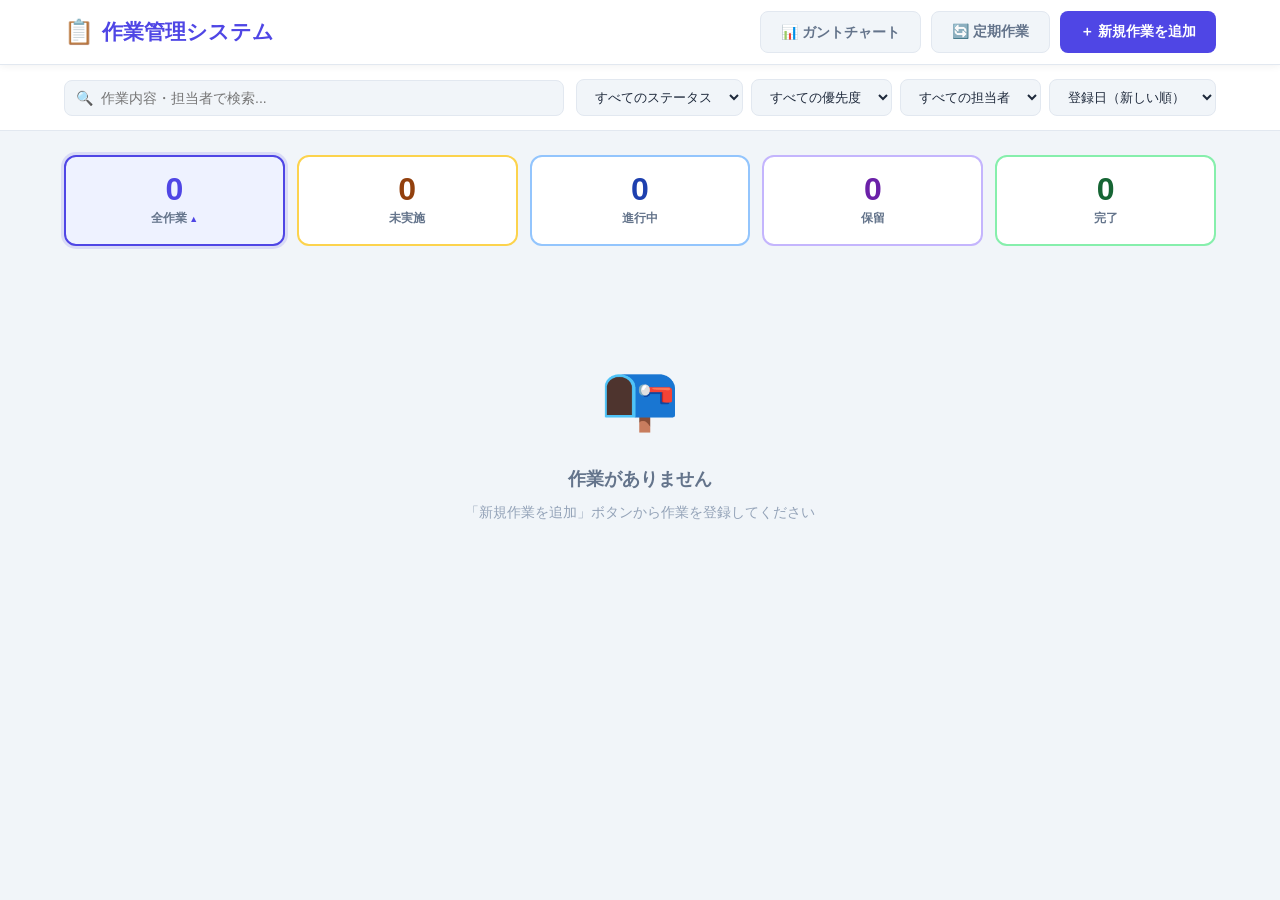
<file: index.html>
<!DOCTYPE html>
<html lang="ja">
<head>
  <meta charset="UTF-8">
  <meta name="viewport" content="width=device-width, initial-scale=1.0">
  <title>作業管理システム</title>
  <link rel="stylesheet" href="style.css">
</head>
<body>
  <div id="app">
    <!-- ヘッダー -->
    <header class="header">
      <div class="header-inner">
        <h1 class="logo">
          <span class="logo-icon">📋</span>
          作業管理システム
        </h1>
        <div style="display:flex;gap:10px;">
          <a href="gantt.html" class="btn btn-secondary" style="text-decoration:none;">📊 ガントチャート</a>
          <button class="btn btn-secondary" id="openRecurringBtn">
            🔄 定期作業
          </button>
          <button class="btn btn-primary" id="openModalBtn">
            ＋ 新規作業を追加
          </button>
        </div>
      </div>
    </header>

    <!-- フィルター・検索バー -->
    <div class="filter-bar">
      <div class="filter-bar-inner">
        <div class="search-wrap">
          <span class="search-icon">🔍</span>
          <input type="text" id="searchInput" class="search-input" placeholder="作業内容・担当者で検索...">
        </div>
        <div class="filters">
          <select id="filterStatus" class="filter-select">
            <option value="">すべてのステータス</option>
            <option value="未実施">未実施</option>
            <option value="進行中">進行中</option>
            <option value="保留">保留</option>
            <option value="完了">完了</option>
          </select>
          <select id="filterPriority" class="filter-select">
            <option value="">すべての優先度</option>
            <option value="高">高</option>
            <option value="中">中</option>
            <option value="低">低</option>
          </select>
          <select id="filterAssignee" class="filter-select" id="filterAssignee">
            <option value="">すべての担当者</option>
          </select>
          <select id="sortOrder" class="filter-select">
            <option value="created_desc">登録日（新しい順）</option>
            <option value="created_asc">登録日（古い順）</option>
            <option value="deadline_asc">期限（近い順）</option>
            <option value="deadline_desc">期限（遠い順）</option>
            <option value="priority_desc">優先度（高い順）</option>
          </select>
        </div>
      </div>
    </div>

    <!-- サマリーカード -->
    <div class="summary-section">
      <div class="summary-grid">
        <div class="summary-card" data-status="">
          <div class="summary-number" id="countAll">0</div>
          <div class="summary-label">全作業</div>
        </div>
        <div class="summary-card status-pending" data-status="未実施">
          <div class="summary-number" id="countPending">0</div>
          <div class="summary-label">未実施</div>
        </div>
        <div class="summary-card status-inprogress" data-status="進行中">
          <div class="summary-number" id="countInProgress">0</div>
          <div class="summary-label">進行中</div>
        </div>
        <div class="summary-card status-hold" data-status="保留">
          <div class="summary-number" id="countHold">0</div>
          <div class="summary-label">保留</div>
        </div>
        <div class="summary-card status-done" data-status="完了">
          <div class="summary-number" id="countDone">0</div>
          <div class="summary-label">完了</div>
        </div>
      </div>
    </div>

    <!-- 作業一覧 -->
    <div class="main-content">
      <div class="task-list" id="taskList">
        <!-- タスクカードがここに挿入される -->
      </div>
      <div class="empty-state" id="emptyState" style="display:none;">
        <div class="empty-icon">📭</div>
        <p class="empty-text">作業がありません</p>
        <p class="empty-sub">「新規作業を追加」ボタンから作業を登録してください</p>
      </div>
    </div>
  </div>

  <!-- 作業追加・編集モーダル -->
  <div class="modal-overlay" id="modalOverlay">
    <div class="modal">
      <div class="modal-header">
        <h2 class="modal-title" id="modalTitle">新規作業を追加</h2>
        <button class="modal-close" id="modalClose">✕</button>
      </div>
      <div class="modal-body">
        <form id="taskForm">
          <input type="hidden" id="taskId">

          <div class="form-row">
            <div class="form-group">
              <label class="form-label required">作業内容</label>
              <input type="text" id="taskTitle" class="form-input" placeholder="作業内容を入力..." required>
            </div>
          </div>

          <div class="form-row form-row-3">
            <div class="form-group">
              <label class="form-label required">優先度</label>
              <select id="taskPriority" class="form-select" required>
                <option value="">選択してください</option>
                <option value="高">🔴 高</option>
                <option value="中">🟡 中</option>
                <option value="低">🟢 低</option>
              </select>
            </div>
            <div class="form-group">
              <label class="form-label">期限</label>
              <input type="date" id="taskDeadline" class="form-input">
            </div>
            <div class="form-group">
              <label class="form-label required">ステータス</label>
              <select id="taskStatus" class="form-select" required>
                <option value="">選択してください</option>
                <option value="未実施">未実施</option>
                <option value="進行中">進行中</option>
                <option value="保留">保留</option>
                <option value="完了">完了</option>
              </select>
            </div>
          </div>

          <div class="form-row form-row-2">
            <div class="form-group">
              <label class="form-label required">担当者</label>
              <input type="text" id="taskAssignee" class="form-input" placeholder="担当者名を入力..." required>
            </div>
            <div class="form-group">
              <label class="form-label">進捗 (<span id="progressValue">0</span>%)</label>
              <input type="range" id="taskProgress" class="form-range" min="0" max="100" step="5" value="0">
            </div>
          </div>

          <div class="form-row">
            <div class="form-group">
              <label class="form-label">作業説明</label>
              <textarea id="taskDescription" class="form-textarea" rows="3" placeholder="作業の詳細説明を入力..."></textarea>
            </div>
          </div>

          <div class="form-row">
            <div class="form-group">
              <label class="form-label">備考</label>
              <textarea id="taskNotes" class="form-textarea" rows="2" placeholder="備考・メモを入力..."></textarea>
            </div>
          </div>

          <div class="modal-footer">
            <button type="button" class="btn btn-secondary" id="cancelBtn">キャンセル</button>
            <button type="submit" class="btn btn-primary" id="submitBtn">登録する</button>
          </div>
        </form>
      </div>
    </div>
  </div>

  <!-- 詳細モーダル -->
  <div class="modal-overlay" id="detailOverlay">
    <div class="modal modal-detail">
      <div class="modal-header">
        <h2 class="modal-title" id="detailTitle">作業詳細</h2>
        <button class="modal-close" id="detailClose">✕</button>
      </div>
      <div class="modal-body" id="detailBody">
      </div>
    </div>
  </div>

  <!-- 削除確認モーダル -->
  <div class="modal-overlay" id="deleteOverlay">
    <div class="modal modal-sm">
      <div class="modal-header">
        <h2 class="modal-title">削除の確認</h2>
        <button class="modal-close" id="deleteClose">✕</button>
      </div>
      <div class="modal-body">
        <p style="margin-bottom:1.5rem;">この作業を削除しますか？この操作は元に戻せません。</p>
        <div class="modal-footer">
          <button type="button" class="btn btn-secondary" id="deleteCancelBtn">キャンセル</button>
          <button type="button" class="btn btn-danger" id="deleteConfirmBtn">削除する</button>
        </div>
      </div>
    </div>
  </div>

  <!-- 定期作業管理モーダル -->
  <div class="modal-overlay" id="recurringOverlay">
    <div class="modal modal-recurring">
      <div class="modal-header">
        <h2 class="modal-title">🔄 定期作業テンプレート</h2>
        <button class="modal-close" id="recurringClose">✕</button>
      </div>
      <div class="modal-body">
        <!-- テンプレート一覧 -->
        <div class="recurring-list" id="recurringList">
          <!-- テンプレートがここに挿入される -->
        </div>
        <div class="recurring-empty" id="recurringEmpty" style="display:none;">
          <p>テンプレートが登録されていません</p>
        </div>

        <!-- 追加フォームトグル -->
        <div style="margin-top:16px;">
          <button class="btn btn-secondary" id="toggleRecurringFormBtn" style="width:100%;">＋ テンプレートを追加</button>
        </div>

        <div id="recurringFormWrap" style="display:none;">
          <div style="border-top:1px solid var(--border);margin-top:16px;padding-top:16px;">
            <form id="recurringForm">
              <div class="form-row">
                <div class="form-group">
                  <label class="form-label required">作業内容</label>
                  <input type="text" id="rtTitle" class="form-input" placeholder="作業内容を入力..." required>
                </div>
              </div>

              <div class="form-row form-row-3">
                <div class="form-group">
                  <label class="form-label required">優先度</label>
                  <select id="rtPriority" class="form-select" required>
                    <option value="">選択</option>
                    <option value="高">🔴 高</option>
                    <option value="中">🟡 中</option>
                    <option value="低">🟢 低</option>
                  </select>
                </div>
                <div class="form-group">
                  <label class="form-label required">担当者</label>
                  <input type="text" id="rtAssignee" class="form-input" placeholder="担当者名" required>
                </div>
                <div class="form-group">
                  <label class="form-label">初期ステータス</label>
                  <select id="rtStatus" class="form-select">
                    <option value="未実施">未実施</option>
                    <option value="進行中">進行中</option>
                  </select>
                </div>
              </div>

              <div class="form-row form-row-3">
                <div class="form-group">
                  <label class="form-label required">繰り返しタイプ</label>
                  <select id="rtRepeatType" class="form-select" required>
                    <option value="">選択</option>
                    <option value="monthly_end">毎月末</option>
                    <option value="monthly_day">毎月X日</option>
                    <option value="weekly">毎週X曜日</option>
                  </select>
                </div>
                <div class="form-group" id="rtRepeatValueWrap" style="display:none;">
                  <label class="form-label required" id="rtRepeatValueLabel">繰り返し値</label>
                  <select id="rtRepeatValue" class="form-select"></select>
                </div>
                <div class="form-group">
                  <label class="form-label required">何日前に生成</label>
                  <input type="number" id="rtAdvanceDays" class="form-input" value="3" min="0" max="30" required>
                </div>
              </div>

              <div class="form-row">
                <div class="form-group">
                  <label class="form-label">説明（任意）</label>
                  <textarea id="rtDescription" class="form-textarea" rows="2" placeholder="作業の詳細説明..."></textarea>
                </div>
              </div>

              <div class="modal-footer" style="margin-top:0;">
                <button type="button" class="btn btn-secondary" id="cancelRecurringFormBtn">キャンセル</button>
                <button type="submit" class="btn btn-primary" id="rtSubmitBtn">テンプレートを登録</button>
              </div>
            </form>
          </div>
        </div>
      </div>
    </div>
  </div>

  <script src="app.js"></script>
</body>
</html>
</file>
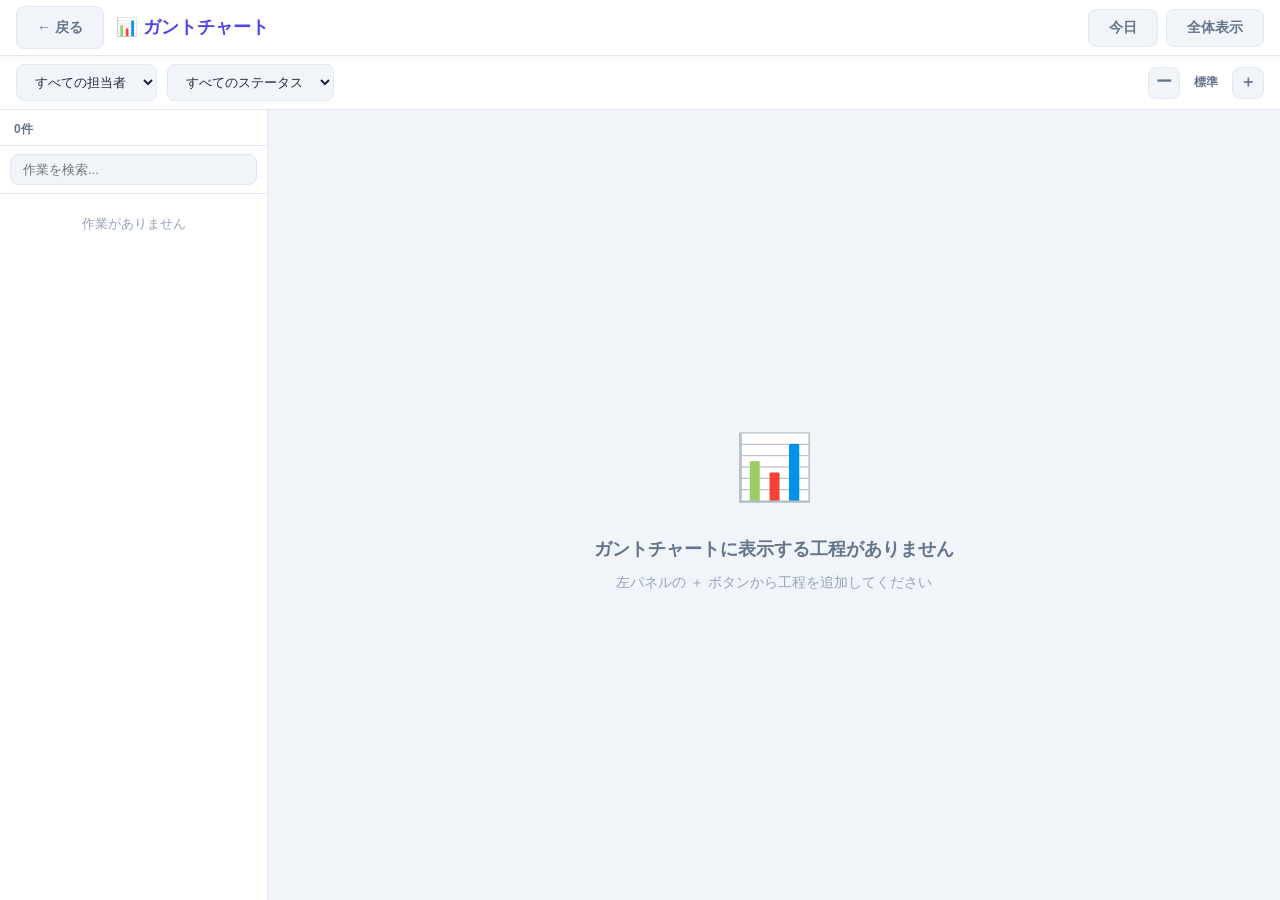
<file: gantt.html>
<!DOCTYPE html>
<html lang="ja">
<head>
  <meta charset="UTF-8">
  <meta name="viewport" content="width=device-width, initial-scale=1.0">
  <title>ガントチャート - 作業管理システム</title>
  <link rel="stylesheet" href="style.css">
  <link rel="stylesheet" href="gantt.css">
</head>
<body>
  <div class="gantt-app">
    <!-- ヘッダー -->
    <header class="gantt-header">
      <div class="gantt-header-left">
        <a href="index.html" class="btn btn-secondary" style="text-decoration:none;">← 戻る</a>
        <h1 class="gantt-title">📊 ガントチャート</h1>
      </div>
      <div class="gantt-header-right">
        <button class="btn btn-secondary" id="todayBtn">今日</button>
        <button class="btn btn-secondary" id="fitAllBtn">全体表示</button>
      </div>
    </header>

    <!-- コントロールバー -->
    <div class="gantt-control-bar">
      <div class="gantt-control-inner">
        <select id="filterAssigneeGantt" class="filter-select">
          <option value="">すべての担当者</option>
        </select>
        <select id="filterStatusGantt" class="filter-select">
          <option value="">すべてのステータス</option>
          <option value="未実施">未実施</option>
          <option value="進行中">進行中</option>
          <option value="保留">保留</option>
          <option value="完了">完了</option>
        </select>
        <div class="zoom-controls">
          <button class="btn btn-secondary zoom-btn" id="zoomOutBtn">ー</button>
          <span class="zoom-label" id="zoomLabel">標準</span>
          <button class="btn btn-secondary zoom-btn" id="zoomInBtn">＋</button>
        </div>
      </div>
    </div>

    <!-- メインエリア -->
    <div class="gantt-main">
      <!-- 左パネル: タスク一覧 -->
      <div class="gantt-task-panel">
        <div class="gantt-panel-header">
          <span id="taskCountLabel">0件</span>
        </div>
        <div class="gantt-panel-search">
          <input type="text" id="ganttSearchInput" class="search-input" placeholder="作業を検索...">
        </div>
        <div class="gantt-panel-list" id="ganttPanelList">
          <!-- タスク行がここに挿入される -->
        </div>
      </div>

      <!-- 右パネル: ガントチャート -->
      <div class="gantt-chart-panel">
        <div class="gantt-scroll" id="ganttScroll">
          <div class="gantt-inner" id="ganttInner">
            <!-- チャート本体がここに挿入される -->
          </div>
        </div>
        <div class="gantt-empty" id="ganttEmpty" style="display:none;">
          <div class="empty-icon">📊</div>
          <p class="empty-text">ガントチャートに表示する工程がありません</p>
          <p class="empty-sub">左パネルの ＋ ボタンから工程を追加してください</p>
        </div>
      </div>
    </div>
  </div>

  <!-- エントリー追加/編集モーダル -->
  <div class="modal-overlay" id="entryFormOverlay">
    <div class="modal modal-gantt-entry">
      <div class="modal-header">
        <h2 class="modal-title" id="entryModalTitle">工程を追加</h2>
        <button class="modal-close" id="entryModalClose">✕</button>
      </div>
      <div class="modal-body">
        <!-- 作業情報（読み取り専用） -->
        <div class="entry-task-info" id="entryTaskInfo"></div>

        <!-- 全体期間 -->
        <div class="form-row form-row-2">
          <div class="form-group">
            <label class="form-label required">開始日</label>
            <input type="date" id="entryStartDate" class="form-input">
          </div>
          <div class="form-group">
            <label class="form-label required">終了日 <span style="font-weight:400;color:var(--text-light);">（作業管理の期限と連動）</span></label>
            <input type="date" id="entryEndDate" class="form-input">
          </div>
        </div>

        <!-- メモ -->
        <div class="form-row">
          <div class="form-group">
            <label class="form-label">メモ</label>
            <textarea id="entryNote" class="form-textarea" rows="2" placeholder="ガントチャート用メモ（任意）"></textarea>
          </div>
        </div>

        <!-- 工程セクション -->
        <div class="subtask-section">
          <div class="subtask-section-header">
            <label class="form-label">工程</label>
            <div class="quick-add-btns">
              <button type="button" class="quick-btn" data-name="設計">設計</button>
              <button type="button" class="quick-btn" data-name="実装">実装</button>
              <button type="button" class="quick-btn" data-name="検証">検証</button>
              <button type="button" class="quick-btn" data-name="テスト">テスト</button>
              <button type="button" class="quick-btn" data-name="レビュー">レビュー</button>
              <button type="button" class="quick-btn" data-name="デバッグ">デバッグ</button>
              <button type="button" class="quick-btn" data-name="その他">その他</button>
            </div>
          </div>
          <div id="subtaskRows">
            <!-- 工程行がここに動的追加される -->
          </div>
          <button type="button" class="btn btn-secondary add-subtask-btn" id="addSubtaskBtn">＋ 工程を追加</button>
        </div>

        <div class="modal-footer">
          <button type="button" class="btn btn-secondary" id="entryCancelBtn">キャンセル</button>
          <button type="button" class="btn btn-danger" id="entryDeleteBtn" style="display:none;">削除</button>
          <button type="button" class="btn btn-primary" id="entrySaveBtn">保存</button>
        </div>
      </div>
    </div>
  </div>

  <!-- ツールチップ -->
  <div class="gantt-tooltip" id="ganttTooltip"></div>

  <script src="gantt.js"></script>
</body>
</html>
</file>
<file: style.css>
/* ===== リセット・ベース ===== */
*, *::before, *::after {
  box-sizing: border-box;
  margin: 0;
  padding: 0;
}

:root {
  --primary: #4f46e5;
  --primary-light: #6366f1;
  --primary-dark: #3730a3;
  --danger: #ef4444;
  --danger-dark: #dc2626;
  --bg: #f1f5f9;
  --surface: #ffffff;
  --border: #e2e8f0;
  --text: #1e293b;
  --text-muted: #64748b;
  --text-light: #94a3b8;
  --radius: 12px;
  --shadow: 0 1px 3px rgba(0,0,0,.08), 0 4px 12px rgba(0,0,0,.06);
  --shadow-md: 0 4px 16px rgba(0,0,0,.12);
  --transition: 0.18s ease;

  /* ステータスカラー */
  --pending-bg: #fef3c7;
  --pending-text: #92400e;
  --pending-border: #fcd34d;
  --inprogress-bg: #dbeafe;
  --inprogress-text: #1e40af;
  --inprogress-border: #93c5fd;
  --hold-bg: #f3e8ff;
  --hold-text: #6b21a8;
  --hold-border: #c4b5fd;
  --done-bg: #dcfce7;
  --done-text: #166534;
  --done-border: #86efac;
}

body {
  font-family: 'Hiragino Sans', 'Meiryo', -apple-system, BlinkMacSystemFont, sans-serif;
  background: var(--bg);
  color: var(--text);
  min-height: 100vh;
  font-size: 14px;
  line-height: 1.6;
}

/* ===== ヘッダー ===== */
.header {
  background: var(--surface);
  border-bottom: 1px solid var(--border);
  position: sticky;
  top: 0;
  z-index: 100;
  box-shadow: 0 1px 8px rgba(0,0,0,.06);
}

.header-inner {
  max-width: 1200px;
  margin: 0 auto;
  padding: 0 24px;
  height: 64px;
  display: flex;
  align-items: center;
  justify-content: space-between;
}

.logo {
  font-size: 1.3rem;
  font-weight: 700;
  color: var(--primary);
  display: flex;
  align-items: center;
  gap: 8px;
}

.logo-icon {
  font-size: 1.5rem;
}

/* ===== ボタン ===== */
.btn {
  display: inline-flex;
  align-items: center;
  gap: 6px;
  padding: 9px 20px;
  border-radius: 8px;
  font-size: 14px;
  font-weight: 600;
  cursor: pointer;
  border: none;
  transition: all var(--transition);
  font-family: inherit;
}

.btn-primary {
  background: var(--primary);
  color: white;
}
.btn-primary:hover {
  background: var(--primary-dark);
  transform: translateY(-1px);
  box-shadow: 0 4px 12px rgba(79,70,229,.35);
}

.btn-secondary {
  background: var(--bg);
  color: var(--text-muted);
  border: 1px solid var(--border);
}
.btn-secondary:hover {
  background: var(--border);
}

.btn-danger {
  background: var(--danger);
  color: white;
}
.btn-danger:hover {
  background: var(--danger-dark);
}

/* ===== フィルターバー ===== */
.filter-bar {
  background: var(--surface);
  border-bottom: 1px solid var(--border);
  padding: 14px 0;
}

.filter-bar-inner {
  max-width: 1200px;
  margin: 0 auto;
  padding: 0 24px;
  display: flex;
  align-items: center;
  gap: 12px;
  flex-wrap: wrap;
}

.search-wrap {
  position: relative;
  flex: 1;
  min-width: 200px;
}

.search-icon {
  position: absolute;
  left: 12px;
  top: 50%;
  transform: translateY(-50%);
  pointer-events: none;
}

.search-input {
  width: 100%;
  padding: 9px 14px 9px 36px;
  border: 1px solid var(--border);
  border-radius: 8px;
  font-size: 14px;
  background: var(--bg);
  color: var(--text);
  font-family: inherit;
  transition: border-color var(--transition);
}
.search-input:focus {
  outline: none;
  border-color: var(--primary-light);
  background: var(--surface);
}

.filters {
  display: flex;
  gap: 8px;
  flex-wrap: wrap;
}

.filter-select {
  padding: 9px 14px;
  border: 1px solid var(--border);
  border-radius: 8px;
  font-size: 13px;
  background: var(--bg);
  color: var(--text);
  cursor: pointer;
  font-family: inherit;
  transition: border-color var(--transition);
}
.filter-select:focus {
  outline: none;
  border-color: var(--primary-light);
}

/* ===== サマリー ===== */
.summary-section {
  max-width: 1200px;
  margin: 24px auto 0;
  padding: 0 24px;
}

.summary-grid {
  display: grid;
  grid-template-columns: repeat(5, 1fr);
  gap: 12px;
}

.summary-card {
  background: var(--surface);
  border: 2px solid var(--border);
  border-radius: var(--radius);
  padding: 16px;
  text-align: center;
  cursor: pointer;
  transition: all var(--transition);
}
.summary-card:hover {
  transform: translateY(-2px);
  box-shadow: var(--shadow-md);
}
.summary-card.active {
  border-color: var(--primary);
  background: #eef2ff;
  box-shadow: 0 0 0 3px rgba(79,70,229,.15);
}
.summary-card.active .summary-label::after {
  content: ' ▲';
  font-size: 9px;
  vertical-align: middle;
  color: var(--primary);
}

.summary-card.status-pending  { border-color: var(--pending-border); }
.summary-card.status-inprogress { border-color: var(--inprogress-border); }
.summary-card.status-hold     { border-color: var(--hold-border); }
.summary-card.status-done     { border-color: var(--done-border); }

.summary-card.status-pending.active  { background: var(--pending-bg);    border-color: var(--pending-text);    box-shadow: 0 0 0 3px rgba(252,211,77,.25); }
.summary-card.status-inprogress.active { background: var(--inprogress-bg); border-color: var(--inprogress-text); box-shadow: 0 0 0 3px rgba(147,197,253,.35); }
.summary-card.status-hold.active     { background: var(--hold-bg);       border-color: var(--hold-text);       box-shadow: 0 0 0 3px rgba(196,181,253,.35); }
.summary-card.status-done.active     { background: var(--done-bg);       border-color: var(--done-text);       box-shadow: 0 0 0 3px rgba(134,239,172,.35); }

.summary-card.status-pending.active  .summary-label::after { color: var(--pending-text); }
.summary-card.status-inprogress.active .summary-label::after { color: var(--inprogress-text); }
.summary-card.status-hold.active     .summary-label::after { color: var(--hold-text); }
.summary-card.status-done.active     .summary-label::after { color: var(--done-text); }

.summary-number {
  font-size: 2rem;
  font-weight: 700;
  color: var(--primary);
  line-height: 1;
}
.summary-card.status-pending  .summary-number { color: var(--pending-text); }
.summary-card.status-inprogress .summary-number { color: var(--inprogress-text); }
.summary-card.status-hold     .summary-number { color: var(--hold-text); }
.summary-card.status-done     .summary-number { color: var(--done-text); }

.summary-label {
  font-size: 12px;
  color: var(--text-muted);
  margin-top: 4px;
  font-weight: 600;
}

/* ===== メインコンテンツ ===== */
.main-content {
  max-width: 1200px;
  margin: 20px auto 48px;
  padding: 0 24px;
}

/* ===== タスクカード ===== */
.task-list {
  display: flex;
  flex-direction: column;
  gap: 8px;
}

.task-card {
  background: var(--surface);
  border-radius: var(--radius);
  border: 1px solid var(--border);
  border-left: 4px solid var(--border);
  box-shadow: var(--shadow);
  overflow: hidden;
  transition: all var(--transition);
  display: flex;
  flex-direction: row;
  align-items: center;
  cursor: pointer;
}
.task-card:hover {
  box-shadow: var(--shadow-md);
  border-color: #cbd5e1;
}
.task-card.is-done {
  opacity: 0.65;
}

.task-card.priority-high { border-left-color: #ef4444; }
.task-card.priority-mid  { border-left-color: #f59e0b; }
.task-card.priority-low  { border-left-color: #22c55e; }

/* メイン情報エリア（横長・左側） */
.task-card-main {
  flex: 1;
  padding: 12px 16px;
  min-width: 0;
  cursor: pointer;
}

.task-card-title-row {
  display: flex;
  align-items: center;
  gap: 10px;
  margin-bottom: 6px;
  flex-wrap: wrap;
}

.task-title {
  font-size: 14px;
  font-weight: 700;
  color: var(--text);
  line-height: 1.4;
  flex-shrink: 0;
}
.task-card.is-done .task-title {
  text-decoration: line-through;
  color: var(--text-muted);
}

.task-badges {
  display: flex;
  gap: 5px;
  align-items: center;
  flex-shrink: 0;
}

.badge {
  display: inline-flex;
  align-items: center;
  padding: 2px 8px;
  border-radius: 20px;
  font-size: 11px;
  font-weight: 700;
  white-space: nowrap;
}
.badge-priority-high  { background: #fee2e2; color: #b91c1c; }
.badge-priority-mid   { background: #fef3c7; color: #92400e; }
.badge-priority-low   { background: #dcfce7; color: #166534; }
.badge-status-未実施  { background: var(--pending-bg);    color: var(--pending-text);    border: 1px solid var(--pending-border); }
.badge-status-進行中  { background: var(--inprogress-bg); color: var(--inprogress-text); border: 1px solid var(--inprogress-border); }
.badge-status-保留    { background: var(--hold-bg);       color: var(--hold-text);       border: 1px solid var(--hold-border); }
.badge-status-完了    { background: var(--done-bg);       color: var(--done-text);       border: 1px solid var(--done-border); }

.task-meta {
  display: flex;
  gap: 12px;
  flex-wrap: wrap;
  font-size: 12px;
  color: var(--text-muted);
}
.task-meta-item {
  display: flex;
  align-items: center;
  gap: 3px;
  white-space: nowrap;
}
.task-meta-item.overdue {
  color: #dc2626;
  font-weight: 600;
}
.task-desc-preview {
  color: var(--text-light);
  overflow: hidden;
  text-overflow: ellipsis;
  white-space: nowrap;
  max-width: 260px;
}

/* プログレスバー（中央エリア） */
.task-card-progress {
  width: 160px;
  flex-shrink: 0;
  padding: 0 16px;
  display: flex;
  align-items: center;
  gap: 8px;
  border-left: 1px solid var(--border);
  align-self: stretch;
}

.progress-bar-track {
  flex: 1;
  height: 7px;
  background: var(--border);
  border-radius: 99px;
  overflow: hidden;
}

.progress-bar-fill {
  height: 100%;
  border-radius: 99px;
  background: linear-gradient(90deg, var(--primary-light), var(--primary));
  transition: width 0.4s ease;
}
.progress-bar-fill.full { background: linear-gradient(90deg, #22c55e, #16a34a); }

.progress-pct {
  font-size: 12px;
  font-weight: 700;
  color: var(--primary);
  min-width: 32px;
  text-align: right;
}
.progress-pct.full { color: #16a34a; }

/* アクションボタン（右端エリア） */
.task-actions {
  padding: 0 12px;
  flex-shrink: 0;
  display: flex;
  gap: 6px;
  align-items: center;
  align-self: stretch;
  border-left: 1px solid var(--border);
}

.action-btn {
  padding: 5px 10px;
  font-size: 12px;
  border-radius: 6px;
  border: 1px solid var(--border);
  background: var(--surface);
  color: var(--text-muted);
  cursor: pointer;
  font-family: inherit;
  font-weight: 600;
  transition: all var(--transition);
  white-space: nowrap;
}
.action-btn:hover {
  background: var(--bg);
  color: var(--text);
}
.action-btn.edit:hover {
  background: #eff6ff;
  border-color: #93c5fd;
  color: var(--inprogress-text);
}
.action-btn.duplicate:hover {
  background: #f0fdf4;
  border-color: #86efac;
  color: #166534;
}
.action-btn.delete:hover {
  background: #fee2e2;
  border-color: #fca5a5;
  color: var(--danger);
}

/* ===== 完了タスク区切り線 ===== */
.done-divider {
  display: flex;
  align-items: center;
  gap: 12px;
  margin: 20px 0 8px;
  color: var(--done-text);
  font-size: 12px;
  font-weight: 700;
  letter-spacing: .04em;
}
.done-divider::before,
.done-divider::after {
  content: '';
  flex: 1;
  height: 1px;
  background: var(--done-border);
}
.done-divider span {
  white-space: nowrap;
  background: var(--done-bg);
  padding: 3px 10px;
  border-radius: 20px;
  border: 1px solid var(--done-border);
}

/* ===== 空状態 ===== */
.empty-state {
  text-align: center;
  padding: 80px 24px;
}
.empty-icon { font-size: 4rem; margin-bottom: 16px; }
.empty-text { font-size: 18px; font-weight: 700; color: var(--text-muted); margin-bottom: 8px; }
.empty-sub  { font-size: 14px; color: var(--text-light); }

/* ===== モーダル ===== */
.modal-overlay {
  display: none;
  position: fixed;
  inset: 0;
  background: rgba(15,23,42,.5);
  z-index: 200;
  align-items: center;
  justify-content: center;
  padding: 24px;
  backdrop-filter: blur(3px);
}
.modal-overlay.open {
  display: flex;
  animation: fadeIn .15s ease;
}

@keyframes fadeIn {
  from { opacity: 0; }
  to   { opacity: 1; }
}

.modal {
  background: var(--surface);
  border-radius: 16px;
  width: 100%;
  max-width: 680px;
  max-height: 90vh;
  overflow: hidden;
  display: flex;
  flex-direction: column;
  box-shadow: 0 20px 60px rgba(0,0,0,.2);
  animation: slideUp .2s ease;
}

@keyframes slideUp {
  from { transform: translateY(20px); opacity: 0; }
  to   { transform: translateY(0);    opacity: 1; }
}

.modal-sm  { max-width: 400px; }
.modal-detail { max-width: 600px; }

.modal-header {
  display: flex;
  align-items: center;
  justify-content: space-between;
  padding: 20px 24px;
  border-bottom: 1px solid var(--border);
  flex-shrink: 0;
}

.modal-title {
  font-size: 18px;
  font-weight: 700;
}

.modal-close {
  width: 32px;
  height: 32px;
  border-radius: 8px;
  border: 1px solid var(--border);
  background: var(--bg);
  cursor: pointer;
  font-size: 14px;
  display: flex;
  align-items: center;
  justify-content: center;
  transition: background var(--transition);
}
.modal-close:hover { background: var(--border); }

.modal-body {
  padding: 24px;
  overflow-y: auto;
  flex: 1;
}

.modal-footer {
  display: flex;
  gap: 10px;
  justify-content: flex-end;
  margin-top: 24px;
  padding-top: 20px;
  border-top: 1px solid var(--border);
}

/* ===== フォーム ===== */
.form-row {
  margin-bottom: 16px;
}
.form-row-2 { display: grid; grid-template-columns: 1fr 1fr; gap: 16px; }
.form-row-3 { display: grid; grid-template-columns: 1fr 1fr 1fr; gap: 16px; }

.form-group { display: flex; flex-direction: column; gap: 6px; }

.form-label {
  font-size: 13px;
  font-weight: 600;
  color: var(--text-muted);
}
.form-label.required::after {
  content: ' *';
  color: var(--danger);
}

.form-input, .form-select, .form-textarea {
  padding: 10px 14px;
  border: 1px solid var(--border);
  border-radius: 8px;
  font-size: 14px;
  color: var(--text);
  font-family: inherit;
  background: var(--surface);
  transition: border-color var(--transition), box-shadow var(--transition);
  width: 100%;
}
.form-input:focus, .form-select:focus, .form-textarea:focus {
  outline: none;
  border-color: var(--primary-light);
  box-shadow: 0 0 0 3px rgba(99,102,241,.12);
}
.form-input.error, .form-select.error { border-color: var(--danger); }

.form-textarea { resize: vertical; min-height: 80px; }

.form-range {
  width: 100%;
  height: 6px;
  accent-color: var(--primary);
  cursor: pointer;
  margin-top: 8px;
}

/* ===== 詳細モーダル ===== */
.detail-grid {
  display: grid;
  grid-template-columns: 1fr 1fr;
  gap: 16px;
  margin-bottom: 16px;
}
.detail-item label {
  display: block;
  font-size: 11px;
  font-weight: 700;
  text-transform: uppercase;
  letter-spacing: .05em;
  color: var(--text-light);
  margin-bottom: 4px;
}
.detail-item p {
  font-size: 14px;
  color: var(--text);
}
.detail-divider {
  border: none;
  border-top: 1px solid var(--border);
  margin: 16px 0;
}
.detail-progress-wrap {
  display: flex;
  align-items: center;
  gap: 12px;
}
.detail-progress-track {
  flex: 1;
  height: 10px;
  background: var(--border);
  border-radius: 99px;
  overflow: hidden;
}
.detail-progress-fill {
  height: 100%;
  border-radius: 99px;
  background: linear-gradient(90deg, var(--primary-light), var(--primary));
}
.detail-progress-fill.full { background: linear-gradient(90deg, #22c55e, #16a34a); }
.detail-progress-pct {
  font-weight: 700;
  color: var(--primary);
  min-width: 40px;
}
.detail-progress-pct.full { color: #16a34a; }

/* ===== 定期作業モーダル ===== */
.modal-recurring { max-width: 640px; }

.recurring-list {
  display: flex;
  flex-direction: column;
  gap: 8px;
}

.recurring-item {
  display: flex;
  align-items: center;
  gap: 12px;
  background: var(--bg);
  border: 1px solid var(--border);
  border-radius: 10px;
  padding: 10px 14px;
  flex-wrap: wrap;
}

.recurring-item-main {
  display: flex;
  align-items: center;
  gap: 8px;
  flex: 1;
  min-width: 0;
}

.recurring-item-title {
  font-weight: 700;
  font-size: 14px;
  color: var(--text);
  white-space: nowrap;
  overflow: hidden;
  text-overflow: ellipsis;
}

.recurring-item-meta {
  display: flex;
  gap: 10px;
  font-size: 12px;
  color: var(--text-muted);
  flex-wrap: wrap;
  flex-shrink: 0;
}

.recurring-empty {
  text-align: center;
  padding: 24px;
  color: var(--text-light);
  font-size: 14px;
}

#recurringFormWrap {
  animation: fadeIn .15s ease;
}

/* ===== レスポンシブ ===== */
@media (max-width: 768px) {
  .summary-grid { grid-template-columns: repeat(3, 1fr); }
  .form-row-2, .form-row-3 { grid-template-columns: 1fr; }
  .detail-grid { grid-template-columns: 1fr; }
  .filter-bar-inner { flex-direction: column; align-items: stretch; }
  .filters { flex-direction: column; }
  .task-card-progress { width: 120px; }
  .task-desc-preview { display: none; }
}

@media (max-width: 600px) {
  .task-card { flex-wrap: wrap; }
  .task-card-main { width: 100%; border-bottom: 1px solid var(--border); }
  .task-card-progress { width: auto; flex: 1; border-left: none; border-top: none; align-self: auto; padding: 8px 12px; }
  .task-actions { border-left: 1px solid var(--border); align-self: auto; padding: 8px 10px; }
}

@media (max-width: 480px) {
  .header-inner { padding: 0 16px; }
  .summary-grid { grid-template-columns: repeat(2, 1fr); }
  .summary-section, .main-content { padding: 0 16px; }
}
</file>
<file: gantt.css>
/* ===== ガントチャートアプリ全体 ===== */
.gantt-app {
  display: flex;
  flex-direction: column;
  height: 100vh;
  overflow: hidden;
}

/* ===== ヘッダー ===== */
.gantt-header {
  background: var(--surface);
  border-bottom: 1px solid var(--border);
  height: 56px;
  display: flex;
  align-items: center;
  justify-content: space-between;
  padding: 0 16px;
  flex-shrink: 0;
  box-shadow: 0 1px 8px rgba(0,0,0,.06);
  z-index: 50;
}

.gantt-header-left {
  display: flex;
  align-items: center;
  gap: 12px;
}

.gantt-header-right {
  display: flex;
  align-items: center;
  gap: 8px;
}

.gantt-title {
  font-size: 1.1rem;
  font-weight: 700;
  color: var(--primary);
}

/* ===== コントロールバー ===== */
.gantt-control-bar {
  background: var(--surface);
  border-bottom: 1px solid var(--border);
  padding: 8px 0;
  flex-shrink: 0;
}

.gantt-control-inner {
  display: flex;
  align-items: center;
  gap: 10px;
  padding: 0 16px;
}

.zoom-controls {
  display: flex;
  align-items: center;
  gap: 6px;
  margin-left: auto;
}

.zoom-btn {
  width: 32px;
  height: 32px;
  padding: 0;
  display: flex;
  align-items: center;
  justify-content: center;
  font-size: 16px;
  font-weight: 700;
}

.zoom-label {
  font-size: 12px;
  font-weight: 600;
  color: var(--text-muted);
  min-width: 40px;
  text-align: center;
}

/* ===== メインエリア ===== */
.gantt-main {
  display: flex;
  flex: 1;
  min-height: 0;
  overflow: hidden;
}

/* ===== 左パネル ===== */
.gantt-task-panel {
  width: 268px;
  flex-shrink: 0;
  display: flex;
  flex-direction: column;
  border-right: 1px solid var(--border);
  background: var(--surface);
  overflow: hidden;
}

.gantt-panel-header {
  padding: 10px 14px 6px;
  font-size: 12px;
  font-weight: 700;
  color: var(--text-muted);
  border-bottom: 1px solid var(--border);
  flex-shrink: 0;
}

.gantt-panel-search {
  padding: 8px 10px;
  border-bottom: 1px solid var(--border);
  flex-shrink: 0;
}

.gantt-panel-search .search-input {
  padding: 7px 12px;
  font-size: 13px;
}

.gantt-panel-list {
  flex: 1;
  overflow-y: auto;
  overflow-x: hidden;
}

/* ===== タスクパネル行 ===== */
.gantt-panel-task {
  border-bottom: 1px solid var(--border);
}

.gantt-panel-task-row {
  display: flex;
  align-items: center;
  gap: 6px;
  padding: 8px 10px 6px;
  background: var(--bg);
}

.gantt-panel-task-title {
  flex: 1;
  min-width: 0;
  font-size: 12px;
  font-weight: 700;
  color: var(--text);
  white-space: nowrap;
  overflow: hidden;
  text-overflow: ellipsis;
}

.gantt-panel-add-btn {
  width: 26px;
  height: 26px;
  padding: 0;
  display: flex;
  align-items: center;
  justify-content: center;
  font-size: 16px;
  font-weight: 700;
  flex-shrink: 0;
  border-radius: 6px;
  border: 1px solid var(--border);
  background: var(--surface);
  color: var(--primary);
  cursor: pointer;
  transition: all var(--transition);
}
.gantt-panel-add-btn:hover {
  background: var(--primary);
  color: white;
  border-color: var(--primary);
}

.gantt-panel-subtask-row {
  display: flex;
  align-items: center;
  gap: 6px;
  padding: 5px 10px 5px 22px;
  cursor: pointer;
  transition: background var(--transition);
}
.gantt-panel-subtask-row:hover {
  background: var(--bg);
}

.gantt-subtask-dot {
  width: 10px;
  height: 10px;
  border-radius: 50%;
  flex-shrink: 0;
}

.gantt-subtask-name {
  flex: 1;
  min-width: 0;
  font-size: 12px;
  color: var(--text-muted);
  white-space: nowrap;
  overflow: hidden;
  text-overflow: ellipsis;
}

.gantt-subtask-pct {
  font-size: 11px;
  font-weight: 700;
  color: var(--text-light);
  flex-shrink: 0;
}

/* ===== 右パネル: チャートエリア ===== */
.gantt-chart-panel {
  flex: 1;
  min-width: 0;
  position: relative;
  overflow: hidden;
  display: flex;
  flex-direction: column;
}

.gantt-scroll {
  flex: 1;
  overflow: auto;
  position: relative;
}

.gantt-inner {
  position: relative;
  min-height: 100%;
}

.gantt-empty {
  position: absolute;
  inset: 0;
  display: flex;
  flex-direction: column;
  align-items: center;
  justify-content: center;
  text-align: center;
  padding: 40px;
  background: var(--bg);
}

/* ===== チャートヘッダー（月・日付行） ===== */
.gantt-header-row {
  display: flex;
  position: sticky;
  background: var(--surface);
  z-index: 20;
  border-bottom: 1px solid var(--border);
}

.gantt-header-row.month-row {
  top: 0;
}

.gantt-header-row.day-row {
  top: 28px;
}

.gantt-label-space {
  flex-shrink: 0;
  background: var(--surface);
  border-right: 1px solid var(--border);
  position: sticky;
  left: 0;
  z-index: 25;
}

.gantt-month-cell {
  border-right: 1px solid var(--border);
  font-size: 11px;
  font-weight: 700;
  color: var(--text-muted);
  display: flex;
  align-items: center;
  padding: 0 6px;
  height: 28px;
  overflow: hidden;
  white-space: nowrap;
  flex-shrink: 0;
  background: var(--surface);
}

.gantt-day-cell {
  border-right: 1px solid var(--border);
  font-size: 10px;
  color: var(--text-light);
  display: flex;
  align-items: center;
  justify-content: center;
  height: 24px;
  flex-shrink: 0;
  background: var(--surface);
  cursor: default;
}

.gantt-day-cell.today {
  background: #fff1f2;
  color: #ef4444;
  font-weight: 700;
}

.gantt-day-cell.weekend {
  background: #fafafa;
  color: #94a3b8;
}

/* ===== 今日ライン ===== */
.gantt-today-line {
  position: absolute;
  top: 52px;
  bottom: 0;
  width: 2px;
  background: #ef4444;
  opacity: 0.6;
  pointer-events: none;
  z-index: 10;
}

.gantt-today-line::before {
  content: '';
  position: absolute;
  top: 0;
  left: -3px;
  width: 8px;
  height: 8px;
  border-radius: 50%;
  background: #ef4444;
}

/* ===== 作業グループ行 ===== */
.gantt-group {
  border-bottom: 1px solid var(--border);
}

.gantt-group-row {
  display: flex;
  align-items: center;
  background: var(--bg);
  min-height: 40px;
  position: relative;
}

/* 全体期間バー（細分化なしタスク） */
.gantt-bar-summary {
  height: 16px !important;
  border-radius: 4px;
  opacity: 0.75;
}
.gantt-bar-summary:hover {
  opacity: 1;
}

/* 期限後の背景色（薄い赤） */
.gantt-deadline-bg {
  position: absolute;
  top: 0;
  bottom: 0;
  background: rgba(239, 68, 68, 0.07);
  pointer-events: none;
  z-index: 1;
}

/* 期限縦線（破線） */
.gantt-deadline-line {
  position: absolute;
  top: 0;
  bottom: 0;
  width: 0;
  border-left: 2px dashed;
  transform: translateX(-50%);
  pointer-events: none;
  z-index: 6;
  opacity: 0.75;
}

/* マイルストーン（ひし形）- 細分化ありタスクの期限表示 */
.gantt-milestone {
  position: absolute;
  top: 50%;
  width: 16px;
  height: 16px;
  transform: translate(-50%, -50%) rotate(45deg);
  border-radius: 2px;
  border: 2px solid;
  cursor: pointer;
  z-index: 7;
  transition: transform 0.15s ease, box-shadow 0.15s ease;
}
.gantt-milestone:hover {
  transform: translate(-50%, -50%) rotate(45deg) scale(1.5);
  box-shadow: 0 2px 10px rgba(0,0,0,.3);
}

/* マイルストーン横の日付ラベル */
.gantt-milestone-label {
  position: absolute;
  top: 50%;
  transform: translateY(-50%);
  font-size: 10px;
  font-weight: 700;
  white-space: nowrap;
  pointer-events: none;
  z-index: 7;
  opacity: 0.9;
}

.gantt-group-label {
  position: sticky;
  left: 0;
  background: var(--bg);
  z-index: 15;
  display: flex;
  align-items: center;
  gap: 6px;
  padding: 5px 10px;
  border-right: 1px solid var(--border);
  flex-shrink: 0;
  min-height: 32px;
}

.gantt-group-title {
  font-size: 11px;
  font-weight: 700;
  color: var(--text);
  white-space: nowrap;
  overflow: hidden;
  text-overflow: ellipsis;
  max-width: 160px;
}

.gantt-group-bg {
  flex: 1;
  background: var(--bg);
  min-height: 40px;
  position: relative;
}

/* ===== 工程（サブタスク）行 ===== */
.gantt-subtask-row-chart {
  display: flex;
  align-items: center;
  min-height: 36px;
  position: relative;
  border-bottom: 1px solid rgba(0,0,0,.04);
}

.gantt-subtask-label {
  position: sticky;
  left: 0;
  background: var(--surface);
  z-index: 15;
  display: flex;
  align-items: center;
  gap: 6px;
  padding: 5px 10px;
  border-right: 1px solid var(--border);
  flex-shrink: 0;
  min-height: 36px;
}

.gantt-subtask-label-name {
  font-size: 11px;
  color: var(--text-muted);
  white-space: nowrap;
  overflow: hidden;
  text-overflow: ellipsis;
  max-width: 160px;
}

.gantt-subtask-bg {
  position: relative;
  flex: 1;
  min-height: 36px;
}

/* ガント線のストライプ（偶数行） */
.gantt-subtask-row-chart:nth-child(even) .gantt-subtask-bg {
  background: rgba(0,0,0,.015);
}

/* ===== ガントバー ===== */
.gantt-bar {
  position: absolute;
  top: 50%;
  transform: translateY(-50%);
  height: 20px;
  border-radius: 4px;
  cursor: pointer;
  transition: filter var(--transition), opacity var(--transition);
  display: flex;
  align-items: center;
  overflow: hidden;
  min-width: 4px;
}

.gantt-bar:hover {
  filter: brightness(1.1);
  box-shadow: 0 2px 8px rgba(0,0,0,.2);
}

.gantt-bar-fill {
  height: 100%;
  opacity: 0.4;
  border-radius: 4px 0 0 4px;
  pointer-events: none;
}

.gantt-bar-label {
  position: absolute;
  left: 6px;
  right: 6px;
  font-size: 10px;
  font-weight: 700;
  color: white;
  white-space: nowrap;
  overflow: hidden;
  text-overflow: ellipsis;
  pointer-events: none;
  text-shadow: 0 1px 2px rgba(0,0,0,.3);
}

/* ===== モーダル（エントリー） ===== */
.modal-gantt-entry {
  max-width: 720px;
  width: 100%;
}

.entry-task-info {
  background: var(--bg);
  border: 1px solid var(--border);
  border-radius: 10px;
  padding: 12px 16px;
  margin-bottom: 16px;
}

.entry-task-info-title {
  font-size: 15px;
  font-weight: 700;
  color: var(--text);
  margin-bottom: 6px;
}

.entry-task-info-meta {
  display: flex;
  gap: 10px;
  flex-wrap: wrap;
  font-size: 12px;
  color: var(--text-muted);
}

/* ===== 工程セクション ===== */
.subtask-section {
  margin-top: 4px;
}

.subtask-section-header {
  display: flex;
  align-items: center;
  justify-content: space-between;
  margin-bottom: 8px;
  flex-wrap: wrap;
  gap: 8px;
}

.quick-add-btns {
  display: flex;
  gap: 5px;
  flex-wrap: wrap;
}

.quick-btn {
  padding: 3px 10px;
  font-size: 12px;
  border-radius: 20px;
  border: 1px solid var(--primary-light);
  background: #eef2ff;
  color: var(--primary);
  cursor: pointer;
  font-family: inherit;
  font-weight: 600;
  transition: all var(--transition);
}
.quick-btn:hover {
  background: var(--primary);
  color: white;
}

/* ===== 工程行 ===== */
.subtask-row {
  background: var(--bg);
  border: 1px solid var(--border);
  border-radius: 8px;
  padding: 10px 12px;
  margin-bottom: 8px;
}

.subtask-row-line1 {
  display: flex;
  align-items: center;
  gap: 8px;
  margin-bottom: 10px;
}

.subtask-row-line1 .form-input {
  flex: 1;
  padding: 7px 10px;
  font-size: 13px;
}

.subtask-row-line2 {
  display: grid;
  grid-template-columns: 1fr 1fr 1fr;
  gap: 10px;
}

.subtask-field {
  display: flex;
  flex-direction: column;
  gap: 4px;
}

.subtask-field-label {
  font-size: 11px;
  font-weight: 600;
  color: var(--text-light);
  letter-spacing: .03em;
}

.subtask-field .form-input {
  padding: 7px 10px;
  font-size: 13px;
  width: 100%;
}

.subtask-color-btn {
  width: 28px;
  height: 28px;
  border-radius: 50%;
  border: 2px solid rgba(0,0,0,.12);
  cursor: pointer;
  flex-shrink: 0;
  transition: transform var(--transition);
}
.subtask-color-btn:hover {
  transform: scale(1.15);
}

.subtask-remove-btn {
  width: 28px;
  height: 28px;
  border-radius: 6px;
  border: 1px solid var(--border);
  background: var(--surface);
  color: var(--text-light);
  cursor: pointer;
  font-size: 13px;
  display: flex;
  align-items: center;
  justify-content: center;
  flex-shrink: 0;
  transition: all var(--transition);
}
.subtask-remove-btn:hover {
  background: #fee2e2;
  border-color: #fca5a5;
  color: var(--danger);
}

.subtask-progress-wrap input[type="range"] {
  width: 100%;
  accent-color: var(--primary);
  cursor: pointer;
  margin-top: 2px;
}

.subtask-pct-label {
  font-size: 12px;
  font-weight: 700;
  color: var(--primary);
}

.add-subtask-btn {
  margin-top: 4px;
  font-size: 13px;
  width: 100%;
  justify-content: center;
}

/* ===== ツールチップ ===== */
.gantt-tooltip {
  position: fixed;
  background: rgba(15,23,42,.9);
  color: white;
  border-radius: 8px;
  padding: 8px 12px;
  font-size: 12px;
  line-height: 1.6;
  pointer-events: none;
  z-index: 9999;
  display: none;
  max-width: 240px;
  box-shadow: 0 4px 16px rgba(0,0,0,.3);
}

.gantt-tooltip.visible {
  display: block;
}

/* ===== 縦のグリッド線（日付） ===== */
.gantt-grid-col {
  position: absolute;
  top: 0;
  bottom: 0;
  width: 1px;
  background: var(--border);
  opacity: 0.4;
  pointer-events: none;
}

.gantt-grid-col.weekend {
  background: #94a3b8;
  opacity: 0.15;
  width: 1px;
}

/* ===== スクロールバー ===== */
.gantt-scroll::-webkit-scrollbar {
  width: 8px;
  height: 8px;
}
.gantt-scroll::-webkit-scrollbar-track {
  background: var(--bg);
}
.gantt-scroll::-webkit-scrollbar-thumb {
  background: var(--border);
  border-radius: 4px;
}
.gantt-scroll::-webkit-scrollbar-thumb:hover {
  background: #94a3b8;
}

.gantt-panel-list::-webkit-scrollbar {
  width: 6px;
}
.gantt-panel-list::-webkit-scrollbar-track {
  background: transparent;
}
.gantt-panel-list::-webkit-scrollbar-thumb {
  background: var(--border);
  border-radius: 3px;
}
</file>
